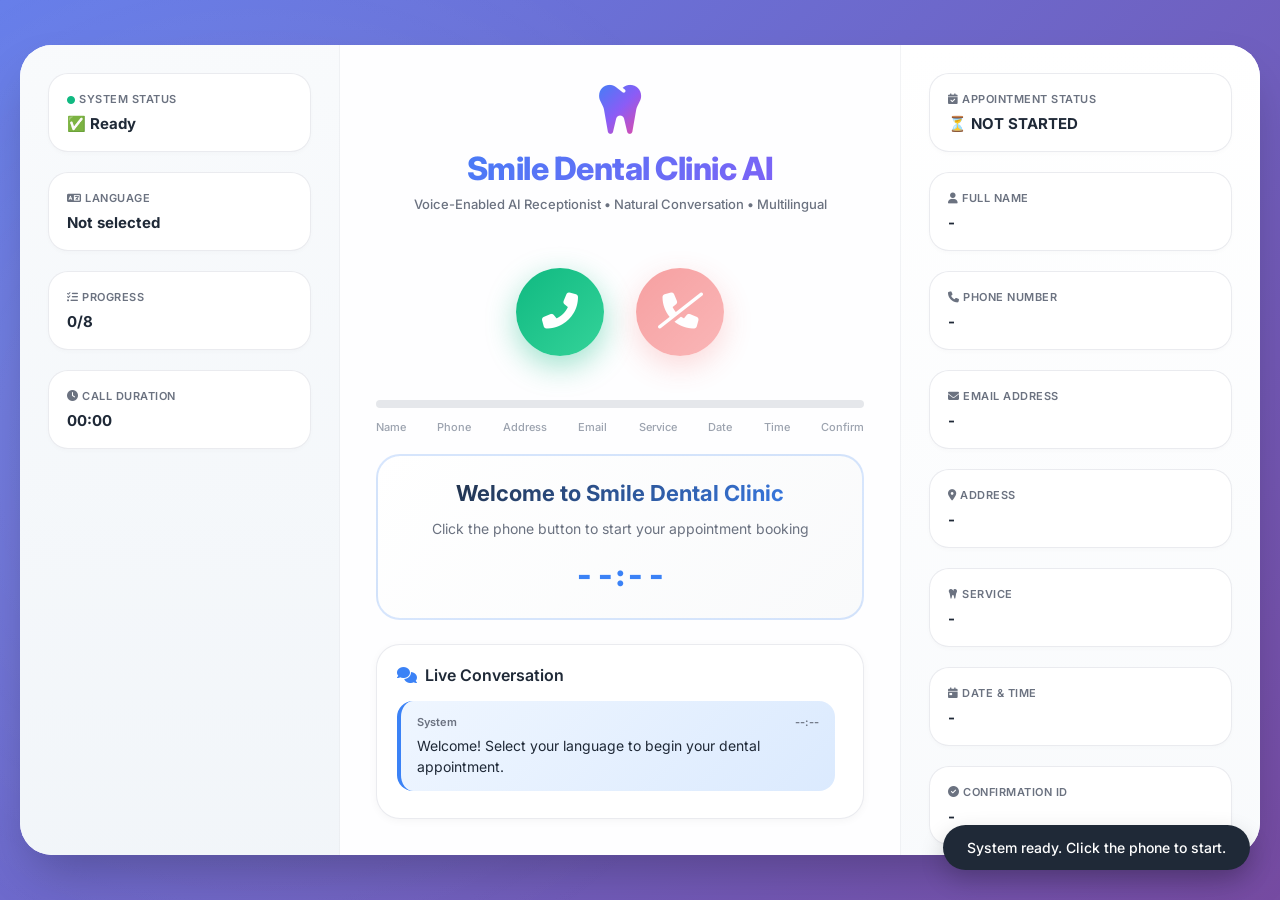
<file: frontend/index.html>
<!DOCTYPE html>
<html lang="en">
<head>
    <meta charset="UTF-8">
    <meta name="viewport" content="width=device-width, initial-scale=1.0, viewport-fit=cover, user-scalable=yes">
    <meta name="theme-color" content="#3B82F6">
    <title>Smile Dental Clinic - AI Receptionist</title>
    <link href="https://fonts.googleapis.com/css2?family=Inter:wght@300;400;500;600;700;800&display=swap" rel="stylesheet">
    <link rel="stylesheet" href="https://cdnjs.cloudflare.com/ajax/libs/font-awesome/6.4.0/css/all.min.css">
    <style>
        * {
            margin: 0;
            padding: 0;
            box-sizing: border-box;
        }

        body {
            font-family: 'Inter', sans-serif;
            background: linear-gradient(135deg, #667eea 0%, #764ba2 100%);
            min-height: 100vh;
            padding: 20px;
            display: flex;
            justify-content: center;
            align-items: center;
            position: relative;
            overflow-x: hidden;
        }

        body::before {
            content: '';
            position: fixed;
            top: 0;
            left: 0;
            right: 0;
            bottom: 0;
            background: radial-gradient(circle at 20% 50%, rgba(255,255,255,0.1) 0%, transparent 50%);
            pointer-events: none;
            animation: pulseBg 8s ease-in-out infinite;
        }

        @keyframes pulseBg {
            0%, 100% { opacity: 0.5; transform: scale(1); }
            50% { opacity: 1; transform: scale(1.05); }
        }

        .container {
            width: 100%;
            max-width: 1400px;
            background: rgba(255, 255, 255, 0.98);
            backdrop-filter: blur(10px);
            border-radius: 32px;
            box-shadow: 0 25px 50px -12px rgba(0, 0, 0, 0.25);
            overflow: hidden;
            display: grid;
            grid-template-columns: 320px 1fr 360px;
            transition: all 0.3s ease;
        }

        .side-panel {
            background: linear-gradient(180deg, rgba(248, 250, 252, 0.95) 0%, rgba(241, 245, 249, 0.95) 100%);
            padding: 28px;
            border-right: 1px solid rgba(229, 231, 235, 0.5);
            overflow-y: auto;
            max-height: 90vh;
            backdrop-filter: blur(10px);
        }

        .side-panel.right {
            border-right: none;
            border-left: 1px solid rgba(229, 231, 235, 0.5);
            background: linear-gradient(180deg, rgba(255, 255, 255, 0.95) 0%, rgba(248, 250, 252, 0.95) 100%);
        }

        .info-card {
            background: white;
            border-radius: 20px;
            padding: 18px;
            margin-bottom: 20px;
            border: 1px solid rgba(229, 231, 235, 0.8);
            transition: all 0.3s ease;
            box-shadow: 0 2px 4px rgba(0, 0, 0, 0.02);
        }

        .info-card:hover {
            transform: translateY(-2px);
            box-shadow: 0 8px 20px rgba(0, 0, 0, 0.08);
            border-color: #3B82F6;
        }

        .info-label {
            font-size: 11px;
            color: #6B7280;
            margin-bottom: 8px;
            font-weight: 600;
            text-transform: uppercase;
            letter-spacing: 0.5px;
        }

        .info-value {
            font-size: 15px;
            font-weight: 700;
            color: #1F2937;
            word-break: break-word;
        }

        .main-panel {
            padding: 36px;
            display: flex;
            flex-direction: column;
            height: 90vh;
            overflow-y: auto;
            background: rgba(255, 255, 255, 0.9);
        }

        .logo {
            text-align: center;
            margin-bottom: 32px;
            animation: fadeInUp 0.6s ease;
        }

        .logo i {
            font-size: 56px;
            background: linear-gradient(135deg, #3B82F6, #8B5CF6, #EC489A);
            -webkit-background-clip: text;
            -webkit-text-fill-color: transparent;
            animation: float 3s ease-in-out infinite;
            display: inline-block;
        }

        @keyframes float {
            0%, 100% { transform: translateY(0px); }
            50% { transform: translateY(-10px); }
        }

        .logo h1 {
            font-size: 32px;
            font-weight: 800;
            background: linear-gradient(135deg, #3B82F6, #8B5CF6);
            -webkit-background-clip: text;
            -webkit-text-fill-color: transparent;
            margin-top: 12px;
            letter-spacing: -0.5px;
        }

        .tagline {
            color: #6B7280;
            font-size: 13px;
            margin-top: 8px;
            font-weight: 500;
        }

        .call-controls {
            display: flex;
            justify-content: center;
            gap: 32px;
            margin: 24px 0;
        }

        .control-btn {
            width: 88px;
            height: 88px;
            border-radius: 50%;
            border: none;
            font-size: 36px;
            cursor: pointer;
            transition: all 0.3s cubic-bezier(0.4, 0, 0.2, 1);
            box-shadow: 0 10px 25px rgba(0, 0, 0, 0.1);
            position: relative;
            overflow: hidden;
        }

        .control-btn::before {
            content: '';
            position: absolute;
            top: 50%;
            left: 50%;
            width: 0;
            height: 0;
            border-radius: 50%;
            background: rgba(255, 255, 255, 0.3);
            transform: translate(-50%, -50%);
            transition: width 0.6s, height 0.6s;
        }

        .control-btn:active::before {
            width: 100%;
            height: 100%;
        }

        .control-btn.start {
            background: linear-gradient(135deg, #10B981, #34D399);
            color: white;
            box-shadow: 0 10px 30px rgba(16, 185, 129, 0.4);
        }

        .control-btn.end {
            background: linear-gradient(135deg, #EF4444, #F87171);
            color: white;
            box-shadow: 0 10px 30px rgba(239, 68, 68, 0.4);
        }

        .control-btn:hover {
            transform: scale(1.08);
            box-shadow: 0 15px 35px rgba(0, 0, 0, 0.2);
        }

        .control-btn:disabled {
            opacity: 0.5;
            transform: scale(1);
            cursor: not-allowed;
        }

        .status-display {
            background: linear-gradient(135deg, white, #F9FAFB);
            border-radius: 24px;
            padding: 24px;
            text-align: center;
            border: 2px solid rgba(59, 130, 246, 0.2);
            margin-bottom: 24px;
            transition: all 0.3s ease;
        }

        .status-display.active {
            border-color: #3B82F6;
            box-shadow: 0 0 0 4px rgba(59, 130, 246, 0.1);
        }

        .status-text {
            font-size: 22px;
            font-weight: 700;
            margin-bottom: 12px;
            background: linear-gradient(135deg, #1F2937, #3B82F6);
            -webkit-background-clip: text;
            -webkit-text-fill-color: transparent;
        }

        .instruction-text {
            color: #6B7280;
            font-size: 14px;
            margin-bottom: 16px;
            line-height: 1.5;
        }

        .call-timer {
            font-size: 32px;
            font-weight: 800;
            color: #3B82F6;
            font-feature-settings: "tnum";
        }

        .listening-indicator {
            display: none;
            justify-content: center;
            margin: 16px 0;
        }

        .listening-indicator.active {
            display: flex;
        }

        .pulse-dot {
            width: 70px;
            height: 70px;
            border-radius: 50%;
            background: linear-gradient(135deg, #3B82F6, #8B5CF6);
            animation: pulse 1.2s infinite;
            display: flex;
            align-items: center;
            justify-content: center;
            font-size: 28px;
            color: white;
            box-shadow: 0 0 30px rgba(59, 130, 246, 0.5);
        }

        @keyframes pulse {
            0% { transform: scale(1); opacity: 1; box-shadow: 0 0 0 0 rgba(59, 130, 246, 0.5); }
            50% { transform: scale(1.08); opacity: 0.9; box-shadow: 0 0 0 20px rgba(59, 130, 246, 0); }
            100% { transform: scale(1); opacity: 1; box-shadow: 0 0 0 0 rgba(59, 130, 246, 0); }
        }

        .email-buffer {
            background: linear-gradient(135deg, #FEF3C7, #FDE68A);
            padding: 14px 18px;
            border-radius: 16px;
            margin: 12px 0;
            font-size: 13px;
            display: none;
            align-items: center;
            gap: 12px;
            border-left: 4px solid #F59E0B;
            animation: slideInLeft 0.3s ease;
        }

        .email-buffer.show {
            display: flex;
        }

        .buffer-text {
            font-family: 'Monaco', 'Courier New', monospace;
            font-weight: bold;
            color: #D97706;
            background: white;
            padding: 4px 8px;
            border-radius: 8px;
        }

        .transcript-container {
            background: white;
            border-radius: 24px;
            padding: 20px;
            border: 1px solid rgba(229, 231, 235, 0.8);
            flex: 1;
            display: flex;
            flex-direction: column;
            overflow: hidden;
            box-shadow: 0 2px 8px rgba(0, 0, 0, 0.04);
        }

        .transcript {
            flex: 1;
            overflow-y: auto;
            margin-top: 16px;
            padding-right: 8px;
        }

        .message {
            margin-bottom: 16px;
            padding: 14px 16px;
            border-radius: 16px;
            animation: slideIn 0.3s ease;
            transition: all 0.2s ease;
        }

        .message.system {
            background: linear-gradient(135deg, #EFF6FF, #DBEAFE);
            border-left: 4px solid #3B82F6;
        }

        .message.user {
            background: linear-gradient(135deg, #ECFDF5, #D1FAE5);
            border-left: 4px solid #10B981;
        }

        .message-header {
            display: flex;
            justify-content: space-between;
            font-size: 11px;
            color: #6B7280;
            margin-bottom: 6px;
            font-weight: 600;
        }

        .message-text {
            font-size: 14px;
            line-height: 1.5;
            color: #1F2937;
        }

        .progress-container {
            margin: 20px 0;
        }

        .progress-bar {
            height: 8px;
            background: #E5E7EB;
            border-radius: 100px;
            overflow: hidden;
        }

        .progress-fill {
            height: 100%;
            background: linear-gradient(90deg, #3B82F6, #8B5CF6);
            border-radius: 100px;
            width: 0%;
            transition: width 0.6s cubic-bezier(0.4, 0, 0.2, 1);
            position: relative;
            overflow: hidden;
        }

        .progress-fill::after {
            content: '';
            position: absolute;
            top: 0;
            left: 0;
            right: 0;
            bottom: 0;
            background: linear-gradient(90deg, transparent, rgba(255,255,255,0.3), transparent);
            animation: shimmer 1.5s infinite;
        }

        @keyframes shimmer {
            0% { transform: translateX(-100%); }
            100% { transform: translateX(100%); }
        }

        .progress-steps {
            display: flex;
            justify-content: space-between;
            margin-top: 12px;
            font-size: 11px;
            color: #9CA3AF;
            font-weight: 500;
        }

        /* Modern Language Selection - 4 Cards Layout */
        .modal-overlay {
            position: fixed;
            top: 0;
            left: 0;
            right: 0;
            bottom: 0;
            background: rgba(0, 0, 0, 0.85);
            backdrop-filter: blur(12px);
            display: none;
            align-items: center;
            justify-content: center;
            z-index: 2000;
            animation: fadeIn 0.3s ease;
        }

        .modal-content {
            background: linear-gradient(135deg, #FFFFFF, #F9FAFB);
            padding: 48px 40px;
            border-radius: 48px;
            text-align: center;
            max-width: 1000px;
            width: 90%;
            box-shadow: 0 25px 50px -12px rgba(0, 0, 0, 0.5);
            animation: scaleIn 0.4s cubic-bezier(0.34, 1.2, 0.64, 1);
            border: 1px solid rgba(255,255,255,0.2);
        }

        .modal-icon {
            width: 80px;
            height: 80px;
            background: linear-gradient(135deg, #3B82F6, #8B5CF6);
            border-radius: 50%;
            display: flex;
            align-items: center;
            justify-content: center;
            margin: 0 auto 24px;
            box-shadow: 0 10px 25px rgba(59, 130, 246, 0.3);
        }

        .modal-icon i {
            font-size: 40px;
            color: white;
        }

        .modal-title {
            font-size: 32px;
            font-weight: 800;
            margin-bottom: 12px;
            background: linear-gradient(135deg, #1F2937, #3B82F6);
            -webkit-background-clip: text;
            -webkit-text-fill-color: transparent;
        }

        .modal-subtitle {
            color: #6B7280;
            font-size: 15px;
            margin-bottom: 40px;
            line-height: 1.6;
        }

        /* 4-Card Language Grid */
        .language-grid {
            display: grid;
            grid-template-columns: repeat(4, 1fr);
            gap: 20px;
            margin-bottom: 24px;
        }

        .language-card {
            background: white;
            border-radius: 28px;
            padding: 28px 20px;
            cursor: pointer;
            transition: all 0.4s cubic-bezier(0.4, 0, 0.2, 1);
            border: 2px solid #E5E7EB;
            text-align: center;
            position: relative;
            overflow: hidden;
        }

        .language-card::before {
            content: '';
            position: absolute;
            top: 0;
            left: 0;
            right: 0;
            bottom: 0;
            background: linear-gradient(135deg, #3B82F6, #8B5CF6);
            opacity: 0;
            transition: opacity 0.4s ease;
            z-index: 0;
        }

        .language-card:hover {
            transform: translateY(-8px);
            border-color: #3B82F6;
            box-shadow: 0 20px 40px rgba(59, 130, 246, 0.2);
        }

        .language-card:hover::before {
            opacity: 0.05;
        }

        .language-flag {
            font-size: 56px;
            margin-bottom: 16px;
            position: relative;
            z-index: 1;
            display: inline-block;
        }

        .language-name {
            font-size: 22px;
            font-weight: 700;
            margin-bottom: 6px;
            position: relative;
            z-index: 1;
            background: linear-gradient(135deg, #1F2937, #3B82F6);
            -webkit-background-clip: text;
            -webkit-text-fill-color: transparent;
        }

        .language-native {
            font-size: 13px;
            color: #6B7280;
            position: relative;
            z-index: 1;
            font-weight: 500;
        }

        .language-select-indicator {
            position: absolute;
            bottom: 16px;
            left: 50%;
            transform: translateX(-50%);
            width: 36px;
            height: 36px;
            background: #3B82F6;
            border-radius: 50%;
            display: flex;
            align-items: center;
            justify-content: center;
            opacity: 0;
            transition: all 0.3s ease;
            color: white;
            font-size: 14px;
        }

        .language-card:hover .language-select-indicator {
            opacity: 1;
            bottom: 20px;
        }

        .debug-btn {
            width: 100%;
            padding: 12px;
            background: linear-gradient(135deg, #8B5CF6, #A78BFA);
            color: white;
            border: none;
            border-radius: 16px;
            cursor: pointer;
            font-weight: 600;
            font-size: 14px;
            display: flex;
            align-items: center;
            justify-content: center;
            gap: 10px;
            transition: all 0.3s ease;
            margin-top: 20px;
        }

        .debug-btn:hover {
            transform: translateY(-2px);
            box-shadow: 0 8px 20px rgba(139, 92, 246, 0.3);
        }

        .toast {
            position: fixed;
            bottom: 30px;
            right: 30px;
            padding: 14px 24px;
            background: #1F2937;
            color: white;
            border-radius: 100px;
            display: none;
            z-index: 1000;
            font-weight: 500;
            font-size: 14px;
            align-items: center;
            gap: 10px;
            box-shadow: 0 10px 25px rgba(0, 0, 0, 0.2);
            animation: slideInRight 0.3s ease;
        }

        @keyframes fadeIn {
            from { opacity: 0; }
            to { opacity: 1; }
        }

        @keyframes fadeInUp {
            from { opacity: 0; transform: translateY(20px); }
            to { opacity: 1; transform: translateY(0); }
        }

        @keyframes scaleIn {
            from { opacity: 0; transform: scale(0.95); }
            to { opacity: 1; transform: scale(1); }
        }

        @keyframes slideIn {
            from { opacity: 0; transform: translateX(-10px); }
            to { opacity: 1; transform: translateX(0); }
        }

        @keyframes slideInLeft {
            from { opacity: 0; transform: translateX(-20px); }
            to { opacity: 1; transform: translateX(0); }
        }

        @keyframes slideInRight {
            from { opacity: 0; transform: translateX(100px); }
            to { opacity: 1; transform: translateX(0); }
        }

        ::-webkit-scrollbar {
            width: 6px;
        }
        
        ::-webkit-scrollbar-track {
            background: #F3F4F6;
            border-radius: 10px;
        }
        
        ::-webkit-scrollbar-thumb {
            background: linear-gradient(135deg, #3B82F6, #8B5CF6);
            border-radius: 10px;
        }

        @media (max-width: 1024px) {
            .container {
                grid-template-columns: 280px 1fr 300px;
            }
            .language-grid {
                grid-template-columns: repeat(2, 1fr);
                gap: 16px;
            }
        }

        @media (max-width: 768px) {
            body {
                padding: 12px;
            }
            .container {
                grid-template-columns: 1fr;
            }
            .side-panel {
                display: none;
            }
            .main-panel {
                padding: 24px;
                height: auto;
                min-height: 90vh;
            }
            .control-btn {
                width: 70px;
                height: 70px;
                font-size: 28px;
            }
            .modal-content {
                padding: 32px 24px;
            }
            .modal-title {
                font-size: 24px;
            }
            .language-grid {
                grid-template-columns: 1fr;
                gap: 12px;
            }
            .language-card {
                padding: 20px;
            }
            .language-flag {
                font-size: 48px;
            }
            .language-name {
                font-size: 20px;
            }
        }

        @media (max-width: 480px) {
            .main-panel {
                padding: 16px;
            }
            .control-btn {
                width: 60px;
                height: 60px;
                font-size: 24px;
            }
            .status-text {
                font-size: 18px;
            }
            .call-timer {
                font-size: 24px;
            }
        }
    </style>
</head>
<body>
    <div id="toast" class="toast"></div>
    
    <!-- Modern 4-Card Language Selection Modal -->
    <div id="langModal" class="modal-overlay">
        <div class="modal-content">
            <div class="modal-icon">
                <i class="fas fa-globe"></i>
            </div>
            <h2 class="modal-title">Choose Your Language</h2>
            <p class="modal-subtitle">Select your preferred language for conversation.<br>The assistant will speak and understand in this language.</p>
            <div class="language-grid">
                <!-- English Card -->
                <div class="language-card" onclick="selectLanguage('en')">
                    <div class="language-flag">🇺🇸</div>
                    <div class="language-name">English</div>
                    <div class="language-native">English</div>
                    <div class="language-select-indicator">
                        <i class="fas fa-check"></i>
                    </div>
                </div>
                
                <!-- Hindi Card -->
                <div class="language-card" onclick="selectLanguage('hi')">
                    <div class="language-flag">🇮🇳</div>
                    <div class="language-name">हिंदी</div>
                    <div class="language-native">Hindi</div>
                    <div class="language-select-indicator">
                        <i class="fas fa-check"></i>
                    </div>
                </div>
                
                <!-- Kannada Card -->
                <div class="language-card" onclick="selectLanguage('kn')">
                    <div class="language-flag">🇮🇳</div>
                    <div class="language-name">ಕನ್ನಡ</div>
                    <div class="language-native">Kannada</div>
                    <div class="language-select-indicator">
                        <i class="fas fa-check"></i>
                    </div>
                </div>
                
                <!-- Telugu Card -->
                <div class="language-card" onclick="selectLanguage('te')">
                    <div class="language-flag">🇮🇳</div>
                    <div class="language-name">తెలుగు</div>
                    <div class="language-native">Telugu</div>
                    <div class="language-select-indicator">
                        <i class="fas fa-check"></i>
                    </div>
                </div>
            </div>
        </div>
    </div>

    <div class="container">
        <div class="side-panel">
            <div class="info-card">
                <div class="info-label"><i class="fas fa-circle" style="color: #10B981; font-size: 8px;"></i> System Status</div>
                <div id="systemStatus" class="info-value">✅ Ready</div>
            </div>
            <div class="info-card">
                <div class="info-label"><i class="fas fa-language"></i> Language</div>
                <div id="currentLang" class="info-value">Not selected</div>
            </div>
            <div class="info-card">
                <div class="info-label"><i class="fas fa-tasks"></i> Progress</div>
                <div id="currentStep" class="info-value">0/8</div>
            </div>
            <div class="info-card">
                <div class="info-label"><i class="fas fa-clock"></i> Call Duration</div>
                <div id="callTimer" class="info-value">00:00</div>
            </div>
        </div>

        <div class="main-panel">
            <div class="logo">
                <i class="fas fa-tooth"></i>
                <h1>Smile Dental Clinic AI</h1>
                <p class="tagline">Voice-Enabled AI Receptionist • Natural Conversation • Multilingual</p>
            </div>

            <div class="call-controls">
                <button id="startBtn" class="control-btn start" onclick="startCall()">
                    <i class="fas fa-phone-alt"></i>
                </button>
                <button id="endBtn" class="control-btn end" onclick="endCall()" disabled>
                    <i class="fas fa-phone-slash"></i>
                </button>
            </div>

            <div class="progress-container">
                <div class="progress-bar">
                    <div id="progressFill" class="progress-fill"></div>
                </div>
                <div class="progress-steps">
                    <span>Name</span>
                    <span>Phone</span>
                    <span>Address</span>
                    <span>Email</span>
                    <span>Service</span>
                    <span>Date</span>
                    <span>Time</span>
                    <span>Confirm</span>
                </div>
            </div>

            <div class="listening-indicator" id="listeningIndicator">
                <div class="pulse-dot">
                    <i class="fas fa-microphone-alt"></i>
                </div>
            </div>

            <div id="emailBuffer" class="email-buffer">
                <i class="fas fa-envelope" style="color: #F59E0B;"></i>
                <span>Building email: </span>
                <span id="bufferText" class="buffer-text"></span>
                <span style="font-size: 11px; color: #92400E;">(Keep speaking...)</span>
            </div>

            <div class="status-display" id="statusDisplay">
                <div class="status-text" id="statusText">Welcome to Smile Dental Clinic</div>
                <div class="instruction-text" id="instructionText">Click the phone button to start your appointment booking</div>
                <div class="call-timer" id="callTimerDisplay">--:--</div>
            </div>

            <div class="transcript-container">
                <h3 style="font-size: 16px; font-weight: 600; color: #1F2937; display: flex; align-items: center; gap: 8px;">
                    <i class="fas fa-comments" style="color: #3B82F6;"></i> Live Conversation
                </h3>
                <div id="transcript" class="transcript">
                    <div class="message system">
                        <div class="message-header">
                            <span>System</span>
                            <span>--:--</span>
                        </div>
                        <div class="message-text">Welcome! Select your language to begin your dental appointment.</div>
                    </div>
                </div>
            </div>
        </div>

        <div class="side-panel right">
            <div class="info-card">
                <div class="info-label"><i class="fas fa-calendar-check"></i> Appointment Status</div>
                <div id="appointmentStatus" class="info-value">⏳ NOT STARTED</div>
            </div>
            <div class="info-card">
                <div class="info-label"><i class="fas fa-user"></i> Full Name</div>
                <div id="patientName" class="info-value">-</div>
            </div>
            <div class="info-card">
                <div class="info-label"><i class="fas fa-phone"></i> Phone Number</div>
                <div id="patientPhone" class="info-value">-</div>
            </div>
            <div class="info-card">
                <div class="info-label"><i class="fas fa-envelope"></i> Email Address</div>
                <div id="patientEmail" class="info-value">-</div>
            </div>
            <div class="info-card">
                <div class="info-label"><i class="fas fa-map-marker-alt"></i> Address</div>
                <div id="patientAddress" class="info-value">-</div>
            </div>
            <div class="info-card">
                <div class="info-label"><i class="fas fa-tooth"></i> Service</div>
                <div id="appointmentService" class="info-value">-</div>
            </div>
            <div class="info-card">
                <div class="info-label"><i class="fas fa-calendar-day"></i> Date & Time</div>
                <div id="appointmentDateTime" class="info-value">-</div>
            </div>
            <div class="info-card">
                <div class="info-label"><i class="fas fa-check-circle"></i> Confirmation ID</div>
                <div id="confirmationId" class="info-value">-</div>
            </div>
            <button class="debug-btn" onclick="if(window.voiceAI) voiceAI.showDebugPanel(); else alert('Voice AI not initialized')">
                <i class="fas fa-bug"></i> Debug Panel
            </button>
        </div>
    </div>

    <script>
    // ============================================
    // MULTILINGUAL EMAIL PARSER
    // ============================================
    function cleanMultilingualEmail(transcript) {
        if (!transcript) return null;
        
        let cleaned = transcript.toLowerCase().trim();
        
        // KANNADA PHONETICS MAPPING
        const kannadaMap = {
            'ಎಟ್': '@', 'ಅಟ್': '@', 'ಅಂ': '@', 'ಾಟ್': '@', 'ಎತ್': '@', 'ಎ ಟ್': '@', 'at': '@', 'ಅತ್': '@',
            'ಡಾಟ್': '.', 'ಡಾಟ': '.', 'ಡೇಟ್': '.', 'ದಾಟ್': '.', 'dot': '.',
            'ಜಿಮೇಲ್': 'gmail', 'ಜಿಮೇಲ': 'gmail', 'gmail': 'gmail',
            'ಕಾಮ್': 'com', 'ಕಾಮ': 'com', 'com': 'com',
            'ಇನ್': 'in', 'in': 'in', 'ಓರ್ಗ್': 'org', 'org': 'org',
            'ಮೇಲ್': 'mail', 'mail': 'mail', 'ಆಪಸ್': 'apps', 'apps': 'apps',
            'ಯಾಹೂ': 'yahoo', 'yahoo': 'yahoo', 'ಹಾಟ್ಮೇಲ್': 'hotmail', 'hotmail': 'hotmail',
            'ಔಟ್ಲುಕ್': 'outlook', 'outlook': 'outlook'
        };
        
        for (const [kannada, english] of Object.entries(kannadaMap)) {
            const regex = new RegExp(kannada, 'gi');
            cleaned = cleaned.replace(regex, english);
        }
        
        cleaned = cleaned.replace(/\bat\b/gi, '@');
        cleaned = cleaned.replace(/\bdot\b/gi, '.');
        cleaned = cleaned.replace(/\s+/g, '');
        cleaned = cleaned.replace(/[^\x00-\x7F@.\-_]/g, '');
        
        const emailPattern = /^[a-zA-Z0-9._%+-]+@[a-zA-Z0-9.-]+\.[a-zA-Z]{2,}$/;
        
        if (emailPattern.test(cleaned)) {
            return cleaned;
        }
        
        const domainPatterns = [/gmail\.?com/i, /yahoo\.?com/i, /outlook\.?com/i, /hotmail\.?com/i, /rediff\.?com/i];
        for (const pattern of domainPatterns) {
            if (pattern.test(cleaned)) {
                const match = cleaned.match(/([a-zA-Z0-9._%+-]+)@?([a-zA-Z0-9.-]*)/);
                if (match && match[1]) {
                    return match[1] + '@' + (pattern.exec(cleaned)?.[0] || 'gmail.com');
                }
            }
        }
        
        return null;
    }
    
    class DentalVoiceAI {
        constructor() {
            this.isActive = false;
            this.currentStep = 0;
            this.selectedLanguage = null;
            this.recognition = null;
            this.isListening = false;
            this.startTime = null;
            this.timer = null;
            this.isSystemSpeaking = false;
            this.callStartTime = null;
            this.emotionHistory = [];
            this.greetingDone = false;
            
            this.emailBuffer = "";
            this.isCollectingEmail = false;
            this.emailComplete = false;
            
            this.conversationData = {
                patient: {},
                appointment: {}
            };
            
            // ENHANCED MESSAGES WITH PROPER GREETING FLOW
            this.messages = {
                en: {
                    welcome: "Welcome to Smile Dental Clinic.",
                    greeting: "We hope you are having a great day. I am here to help with booking appointments.",
                    askName: "May I know your name please?",
                    languageConfirm: "Perfect! You've selected English. Let's get started.",
                    askPhone: "What's your phone number? Please say all 10 digits.",
                    askAddress: "Could you please share your address?",
                    askEmail: "What's your email address? You can say it naturally, like 'disha at gmail dot com'.",
                    askService: "Which dental service do you need? Cleaning, Checkup, Filling, Root Canal, or Emergency?",
                    askDate: "When would you like to visit? Today, tomorrow, or a specific date?",
                    askTime: "What time works best? Morning, afternoon, or specific time?",
                    confirm: "Great! Say 'yes' to confirm or 'no' to make changes.",
                    booked: "Excellent! Your appointment has been booked successfully.",
                    pleaseRepeat: "I didn't catch that. Please repeat.",
                    emailCollected: "Got your email!",
                    listening: "I'm listening...",
                    processing: "Got it!"
                },
                hi: {
                    welcome: "स्माइल डेंटल क्लिनिक में आपका स्वागत है।",
                    greeting: "आशा है आपका दिन अच्छा चल रहा है। मैं अपॉइंटमेंट बुकिंग में आपकी मदद के लिए यहाँ हूँ।",
                    askName: "कृपया अपना नाम बताइए।",
                    languageConfirm: "बहुत अच्छा! आपने हिंदी चुनी है।",
                    askPhone: "आपका फोन नंबर क्या है?",
                    askAddress: "अपना पता बताएं?",
                    askEmail: "ईमेल पता बताएं? 'disha at gmail dot com' जैसे बोलें।",
                    askService: "कौन सी सेवा चाहिए?",
                    askDate: "कब आना चाहेंगे?",
                    askTime: "क्या समय सही रहेगा?",
                    confirm: "'हाँ' कहें कन्फर्म करने के लिए",
                    booked: "अपॉइंटमेंट बुक हो गई!",
                    pleaseRepeat: "कृपया दोहराएं?",
                    emailCollected: "ईमेल मिल गया!",
                    listening: "सुन रहा हूँ...",
                    processing: "समझ गया!"
                },
                kn: {
                    welcome: "ಸ್ಮೈಲ್ ಡೆಂಟಲ್ ಕ್ಲಿನಿಕ್‌ಗೆ ಸ್ವಾಗತ.",
                    greeting: "ನಿಮಗೆ ಒಳ್ಳೆಯ ದಿನವಾಗಿರಲಿ ಎಂದು ಆಶಿಸುತ್ತೇವೆ. ಅಪಾಯಿಂಟ್‌ಮೆಂಟ್ ಬುಕ್ಕಿಂಗ್‌ಗೆ ನಾನು ಸಹಾಯ ಮಾಡಲು ಇಲ್ಲಿದ್ದೇನೆ.",
                    askName: "ದಯವಿಟ್ಟು ನಿಮ್ಮ ಹೆಸರನ್ನು ತಿಳಿಸಬಹುದೇ?",
                    languageConfirm: "ಅತ್ಯುತ್ತಮ! ನೀವು ಕನ್ನಡ ಆಯ್ಕೆ ಮಾಡಿದ್ದೀರಿ.",
                    askPhone: "ನಿಮ್ಮ ಫೋನ್ ಸಂಖ್ಯೆ ಏನು?",
                    askAddress: "ನಿಮ್ಮ ವಿಳಾಸ ಹೇಳಿ?",
                    askEmail: "ಇಮೇಲ್ ಹೇಳಿ? 'disha at gmail dot com' ಎಂದು ಹೇಳಿ.",
                    askService: "ಯಾವ ಸೇವೆ ಬೇಕು?",
                    askDate: "ಯಾವಾಗ ಬರಲು ಬಯಸುತ್ತೀರಿ?",
                    askTime: "ಯಾವ ಸಮಯ ಸರಿಯಾಗಿದೆ?",
                    confirm: "'ಹೌದು' ಎಂದು ಹೇಳಿ ದೃಢೀಕರಿಸಲು",
                    booked: "ಅಪಾಯಿಂಟ್‌ಮೆಂಟ್ ಬುಕ್ ಆಗಿದೆ!",
                    pleaseRepeat: "ದಯವಿಟ್ಟು ಪುನರಾವರ್ತಿಸಿ?",
                    emailCollected: "ಇಮೇಲ್ ಸಿಕ್ಕಿತು!",
                    listening: "ಕೇಳುತ್ತಿದ್ದೇನೆ...",
                    processing: "ಅರ್ಥವಾಯಿತು!"
                },
                te: {
                    welcome: "స్మైల్ డెంటల్ క్లినిక్‌కు స్వాగతం.",
                    greeting: "మీ రోజు మంచిగా సాగుతుందని ఆశిస్తున్నాము. అపాయింట్‌మెంట్ బుకింగ్ కోసం నేను సహాయం చేస్తాను.",
                    askName: "దయచేసి మీ పేరు చెప్పగలరా?",
                    languageConfirm: "అద్భుతం! మీరు తెలుగు ఎంచుకున్నారు.",
                    askPhone: "మీ ఫోన్ నంబర్ ఏమిటి?",
                    askAddress: "మీ చిరునామా చెప్పండి?",
                    askEmail: "ఇమెయిల్ చెప్పండి? 'disha at gmail dot com' అని చెప్పండి.",
                    askService: "ఏ సేవ కావాలి?",
                    askDate: "ఎప్పుడు రావాలనుకుంటున్నారు?",
                    askTime: "ఏ సమయం సరిపోతుంది?",
                    confirm: "'అవును' అని చెప్పండి",
                    booked: "అపాయింట్‌మెంట్ బుక్ చేయబడింది!",
                    pleaseRepeat: "దయచేసి మళ్లీ చెప్పండి?",
                    emailCollected: "ఇమెయిల్ వచ్చింది!",
                    listening: "వింటున్నాను...",
                    processing: "అర్థమైంది!"
                }
            };
        }

        async startCall() {
            if (this.isActive) return;
            
            try {
                await navigator.mediaDevices.getUserMedia({ audio: true });
                this.isActive = true;
                this.currentStep = 0;
                this.greetingDone = false;
                this.emailBuffer = "";
                this.isCollectingEmail = false;
                this.callStartTime = new Date().getTime();
                this.emotionHistory = [];
                
                document.getElementById('startBtn').disabled = true;
                document.getElementById('endBtn').disabled = false;
                document.getElementById('statusDisplay').classList.add('active');
                document.getElementById('langModal').style.display = 'flex';
                
                this.startTimer();
                this.addMessage('system', 'Welcome! Please select your language.');
                showToast('Call started', 'success');
            } catch (error) {
                showToast('Please allow microphone access', 'error');
                this.endCall();
            }
        }

        processEmailInput(text) {
            let cleaned = text.toLowerCase().trim();
            
            const bufferDiv = document.getElementById('emailBuffer');
            const bufferText = document.getElementById('bufferText');
            
            if (this.emailBuffer) {
                this.emailBuffer += " " + cleaned;
            } else {
                this.emailBuffer = cleaned;
            }
            
            bufferText.textContent = this.emailBuffer;
            bufferDiv.classList.add('show');
            
            console.log('📧 Email buffer (raw):', this.emailBuffer);
            
            const emailString = cleanMultilingualEmail(this.emailBuffer);
            console.log('📧 Email parsed:', emailString);
            
            if (emailString) {
                console.log('✅ Complete email detected:', emailString);
                this.emailComplete = true;
                this.isCollectingEmail = false;
                
                setTimeout(() => {
                    bufferDiv.classList.remove('show');
                }, 500);
                
                return emailString;
            }
            
            return null;
        }

        initSpeechRecognition(langTag) {
            if (!('webkitSpeechRecognition' in window)) {
                showToast('Speech recognition not supported', 'error');
                return false;
            }
            
            this.recognition = new webkitSpeechRecognition();
            this.recognition.continuous = false;
            this.recognition.interimResults = true;
            this.recognition.lang = langTag;
            this.recognition.maxAlternatives = 1;
            
            this.recognition.onsoundend = () => {
                setTimeout(() => {
                    if (this.isCollectingEmail && !this.emailComplete && this.emailBuffer) {
                        console.log('⏳ Still waiting for more email parts...');
                        this.startListening();
                    }
                }, 800);
            };
            
            this.recognition.onstart = () => {
                this.isListening = true;
                document.getElementById('listeningIndicator').classList.add('active');
                document.getElementById('statusText').textContent = this.messages[this.selectedLanguage]?.listening || 'Listening...';
            };
            
            this.recognition.onresult = (event) => {
                let finalTranscript = '';
                let interimTranscript = '';
                
                for (let i = event.resultIndex; i < event.results.length; i++) {
                    const transcript = event.results[i][0].transcript;
                    if (event.results[i].isFinal) {
                        finalTranscript += transcript;
                    } else {
                        interimTranscript += transcript;
                    }
                }
                
                if (interimTranscript && this.isCollectingEmail) {
                    const bufferText = document.getElementById('bufferText');
                    bufferText.textContent = this.emailBuffer + ' ' + interimTranscript + ' (still listening...)';
                }
                
                if (finalTranscript) {
                    console.log('🎤 Final transcript:', finalTranscript);
                    
                    if (this.currentStep === 4) {
                        const completeEmail = this.processEmailInput(finalTranscript);
                        
                        if (completeEmail) {
                            this.conversationData.patient.email = completeEmail;
                            this.updateDisplay('patientEmail', completeEmail);
                            this.emailBuffer = "";
                            this.emailComplete = false;
                            
                            this.speak(this.messages[this.selectedLanguage]?.emailCollected || "Got your email!", this.selectedLanguage);
                            this.addMessage('system', this.messages[this.selectedLanguage]?.emailCollected || "Email received!");
                            
                            this.currentStep = 5;
                            this.updateStepUI();
                            setTimeout(() => this.askCurrentQuestion(), 1000);
                        } else {
                            this.speak("I heard: " + finalTranscript + ". Please continue with the rest of your email.", this.selectedLanguage);
                            setTimeout(() => this.startListening(), 1500);
                        }
                    } else {
                        const emotion = this.analyzeEmotion(finalTranscript);
                        this.addMessage('user', finalTranscript, emotion);
                        this.processUserInput(finalTranscript, emotion);
                    }
                }
            };
            
            this.recognition.onerror = (event) => {
                console.log('Recognition error:', event.error);
                this.isListening = false;
                document.getElementById('listeningIndicator').classList.remove('active');
                
                if (this.isActive && event.error !== 'aborted') {
                    setTimeout(() => this.startListening(), 1000);
                }
            };
            
            this.recognition.onend = () => {
                this.isListening = false;
                document.getElementById('listeningIndicator').classList.remove('active');
                
                if (this.isActive && !this.isSystemSpeaking && this.currentStep === 4 && !this.emailComplete && this.isCollectingEmail) {
                    console.log('🔄 Auto-restarting for more email input...');
                    setTimeout(() => this.startListening(), 300);
                } else if (this.isActive && !this.isSystemSpeaking) {
                    setTimeout(() => this.startListening(), 500);
                }
            };
            
            this.startListening();
            return true;
        }

        startListening() {
            if (this.recognition && this.isActive && !this.isListening && !this.isSystemSpeaking) {
                try {
                    this.recognition.start();
                } catch (e) {
                    console.log('Start error:', e);
                }
            }
        }

        stopListening() {
            if (this.recognition && this.isListening) {
                try {
                    this.recognition.stop();
                } catch (e) {}
                this.isListening = false;
                document.getElementById('listeningIndicator').classList.remove('active');
            }
        }

        speak(text, lang) {
            if (!window.speechSynthesis) return;
            
            this.stopListening();
            this.isSystemSpeaking = true;
            window.speechSynthesis.cancel();
            
            const utterance = new SpeechSynthesisUtterance(text);
            switch(lang) {
                case 'hi': utterance.lang = 'hi-IN'; break;
                case 'kn': utterance.lang = 'kn-IN'; break;
                case 'te': utterance.lang = 'te-IN'; break;
                default: utterance.lang = 'en-US';
            }
            utterance.rate = 0.9;
            utterance.pitch = 1.0;
            
            utterance.onstart = () => {
                document.getElementById('statusText').textContent = 'Speaking...';
            };
            
            utterance.onend = () => {
                this.isSystemSpeaking = false;
                document.getElementById('statusText').textContent = 'Listening...';
                if (this.isActive) {
                    setTimeout(() => this.startListening(), 500);
                }
            };
            
            utterance.onerror = () => {
                this.isSystemSpeaking = false;
                if (this.isActive) {
                    setTimeout(() => this.startListening(), 800);
                }
            };
            
            window.speechSynthesis.speak(utterance);
        }

        analyzeEmotion(text) {
            const lower = text.toLowerCase();
            if (lower.includes('yes') || lower.includes('good') || lower.includes('great') || lower.includes('thank')) return 'happy';
            if (lower.includes('no') || lower.includes('bad') || lower.includes('pain') || lower.includes('hurt')) return 'sad';
            return 'neutral';
        }

        getQuestionForStep() {
            if (!this.selectedLanguage) return null;
            
            if (!this.greetingDone && this.currentStep === 1) {
                const welcomeMsg = this.messages[this.selectedLanguage].welcome;
                const greetingMsg = this.messages[this.selectedLanguage].greeting;
                const askNameMsg = this.messages[this.selectedLanguage].askName;
                return `${welcomeMsg} ${greetingMsg} ${askNameMsg}`;
            }
            
            const steps = [null,
                this.messages[this.selectedLanguage].askName,
                this.messages[this.selectedLanguage].askPhone,
                this.messages[this.selectedLanguage].askAddress,
                this.messages[this.selectedLanguage].askEmail,
                this.messages[this.selectedLanguage].askService,
                this.messages[this.selectedLanguage].askDate,
                this.messages[this.selectedLanguage].askTime,
                this.messages[this.selectedLanguage].confirm
            ];
            return steps[this.currentStep];
        }

        askCurrentQuestion() {
            if (!this.isActive || !this.selectedLanguage) return;
            
            const msg = this.getQuestionForStep();
            if (msg) {
                this.speak(msg, this.selectedLanguage);
                this.addMessage('system', msg);
                
                if (this.currentStep === 1 && !this.greetingDone) {
                    this.greetingDone = true;
                }
                
                if (this.currentStep === 4) {
                    this.isCollectingEmail = true;
                    this.emailBuffer = "";
                    this.emailComplete = false;
                    document.getElementById('instructionText').textContent = 'Say your email naturally, like "disha at gmail dot com". I\'ll keep listening until you\'re done.';
                } else {
                    this.isCollectingEmail = false;
                    const instructions = {
                        1: 'Say your full name',
                        2: 'Say your 10-digit phone number',
                        3: 'Say your address',
                        5: 'Choose a service: Cleaning, Checkup, Filling, Root Canal, Emergency',
                        6: 'Say date: Today, Tomorrow, or specific date',
                        7: 'Say time: Morning, Afternoon, Evening, or specific time',
                        8: 'Say "yes" to confirm'
                    };
                    document.getElementById('instructionText').textContent = instructions[this.currentStep] || 'Please speak clearly';
                }
            }
        }

        processUserInput(text, emotion) {
            const lower = text.toLowerCase().trim();
            
            switch(this.currentStep) {
                case 1:
                    if (text.length >= 2) {
                        const formattedName = text.split(' ').map(w => w.charAt(0).toUpperCase() + w.slice(1).toLowerCase()).join(' ');
                        this.conversationData.patient.name = formattedName;
                        this.updateDisplay('patientName', formattedName);
                        this.currentStep = 2;
                        this.updateStepUI();
                        setTimeout(() => this.askCurrentQuestion(), 1000);
                    } else {
                        this.handleRecognitionError();
                    }
                    break;
                    
                case 2:
                    const digits = text.replace(/\D/g, '');
                    if (digits.length >= 10) {
                        const phone = digits.slice(-10);
                        this.conversationData.patient.phone = phone;
                        this.updateDisplay('patientPhone', phone);
                        this.currentStep = 3;
                        this.updateStepUI();
                        setTimeout(() => this.askCurrentQuestion(), 1000);
                    } else {
                        this.handleRecognitionError();
                    }
                    break;
                    
                case 3:
                    if (text.trim().length >= 3) {
                        this.conversationData.patient.address = text.trim();
                        this.updateDisplay('patientAddress', text.trim());
                        this.currentStep = 4;
                        this.updateStepUI();
                        setTimeout(() => this.askCurrentQuestion(), 1000);
                    } else {
                        this.handleRecognitionError();
                    }
                    break;
                    
                case 5:
                    const services = ['cleaning', 'checkup', 'filling', 'root canal', 'emergency', 'consultation', 'whitening', 'extraction'];
                    const serviceNames = ['Teeth Cleaning', 'Dental Checkup', 'Tooth Filling', 'Root Canal Treatment', 'Emergency Care', 'Consultation', 'Teeth Whitening', 'Tooth Extraction'];
                    
                    for (let i = 0; i < services.length; i++) {
                        if (lower.includes(services[i])) {
                            this.conversationData.appointment.service = serviceNames[i];
                            this.updateDisplay('appointmentService', serviceNames[i]);
                            this.currentStep = 6;
                            this.updateStepUI();
                            setTimeout(() => this.askCurrentQuestion(), 1000);
                            return;
                        }
                    }
                    this.handleRecognitionError();
                    break;
                    
                case 6:
                    let date = 'Tomorrow';
                    if (lower.includes('today')) date = 'Today';
                    else if (lower.includes('tomorrow')) date = 'Tomorrow';
                    else {
                        const days = ['monday', 'tuesday', 'wednesday', 'thursday', 'friday', 'saturday'];
                        let found = false;
                        for (let day of days) {
                            if (lower.includes(day)) {
                                date = day.charAt(0).toUpperCase() + day.slice(1);
                                found = true;
                                break;
                            }
                        }
                        if (!found) {
                            const dayMatch = lower.match(/(\d{1,2})(?:st|nd|rd|th)?/);
                            if (dayMatch) date = dayMatch[1];
                        }
                    }
                    this.conversationData.appointment.date = date;
                    this.updateDisplay('appointmentDateTime', date);
                    this.currentStep = 7;
                    this.updateStepUI();
                    setTimeout(() => this.askCurrentQuestion(), 1000);
                    break;
                    
                case 7:
                    let time = '09:00 AM';
                    if (lower.includes('morning')) time = '09:00 AM';
                    else if (lower.includes('afternoon')) time = '02:00 PM';
                    else if (lower.includes('evening')) time = '05:00 PM';
                    else {
                        const timeMatch = lower.match(/(\d{1,2})(?::(\d{2}))?\s*(am|pm)?/i);
                        if (timeMatch) {
                            let hour = parseInt(timeMatch[1]);
                            const minute = timeMatch[2] || '00';
                            let period = timeMatch[3] ? timeMatch[3].toLowerCase() : (hour < 12 ? 'am' : 'pm');
                            
                            if (period === 'pm' && hour < 12) hour += 12;
                            if (period === 'am' && hour === 12) hour = 0;
                            
                            const displayHour = hour % 12 || 12;
                            time = `${displayHour}:${minute} ${period.toUpperCase()}`;
                        }
                    }
                    this.conversationData.appointment.time = time;
                    const dateTime = `${this.conversationData.appointment.date || ''} at ${time}`;
                    this.updateDisplay('appointmentDateTime', dateTime);
                    this.currentStep = 8;
                    this.updateStepUI();
                    setTimeout(() => this.askCurrentQuestion(), 1000);
                    break;
                    
                case 8:
                    if (lower.includes('yes') || lower.includes('confirm') || lower.includes('ok') || lower.includes('yeah') || lower.includes('sure')) {
                        this.saveAppointment();
                    } else {
                        this.currentStep = 5;
                        this.updateStepUI();
                        this.speak("Let's go back and review your appointment details.", this.selectedLanguage);
                        setTimeout(() => this.askCurrentQuestion(), 2000);
                    }
                    break;
            }
        }

        handleRecognitionError() {
            this.speak(this.messages[this.selectedLanguage]?.pleaseRepeat || 'Please repeat.', this.selectedLanguage);
            this.showToastMessage('I didn\'t understand. Please try again.', 'warning');
        }

        addMessage(sender, text, emotion = 'neutral') {
            const transcript = document.getElementById('transcript');
            const message = document.createElement('div');
            message.className = `message ${sender}`;
            message.innerHTML = `
                <div class="message-header">
                    <span class="message-sender">${sender === 'system' ? 'System' : 'Patient'}</span>
                    <span class="message-time">${new Date().toLocaleTimeString([], {hour:'2-digit', minute:'2-digit'})}</span>
                </div>
                <div class="message-text">${this.escapeHtml(text)}</div>
            `;
            transcript.appendChild(message);
            message.scrollIntoView({ behavior: 'smooth', block: 'nearest' });
        }
        
        escapeHtml(text) {
            const div = document.createElement('div');
            div.textContent = text;
            return div.innerHTML;
        }

        updateDisplay(elementId, value) {
            const element = document.getElementById(elementId);
            if (element) {
                element.textContent = value;
                element.style.color = '#1F2937';
            }
            const statusElem = document.getElementById('appointmentStatus');
            if (statusElem) statusElem.innerHTML = '🔄 IN PROGRESS';
        }

        updateStepUI() {
            const stepElem = document.getElementById('currentStep');
            if (stepElem) stepElem.textContent = `${this.currentStep}/8`;
            const progress = (this.currentStep / 8) * 100;
            const fillElem = document.getElementById('progressFill');
            if (fillElem) fillElem.style.width = `${progress}%`;
        }

        startTimer() {
            this.startTime = new Date();
            this.timer = setInterval(() => {
                const diff = Math.floor((new Date() - this.startTime) / 1000);
                const min = Math.floor(diff / 60).toString().padStart(2, '0');
                const sec = (diff % 60).toString().padStart(2, '0');
                const timerElem = document.getElementById('callTimer');
                if (timerElem) timerElem.textContent = `${min}:${sec}`;
                const displayElem = document.getElementById('callTimerDisplay');
                if (displayElem) displayElem.textContent = `${min}:${sec}`;
            }, 1000);
        }

        saveAppointment() {
            const confirmId = 'APT' + Date.now().toString().slice(-8);
            const confirmElem = document.getElementById('confirmationId');
            if (confirmElem) confirmElem.textContent = confirmId;
            const statusElem = document.getElementById('appointmentStatus');
            if (statusElem) statusElem.innerHTML = '✅ CONFIRMED';
            
            const appointmentData = {
                confirmation_id: confirmId,
                timestamp: new Date().toISOString(),
                patient: {
                    name: this.conversationData.patient.name || 'Not provided',
                    phone: this.conversationData.patient.phone || 'Not provided',
                    email: this.conversationData.patient.email || 'Not provided',
                    address: this.conversationData.patient.address || 'Not provided'
                },
                appointment: {
                    service: this.conversationData.appointment.service || 'General Checkup',
                    date: this.conversationData.appointment.date || new Date().toISOString().split('T')[0],
                    time: this.conversationData.appointment.time || '09:00 AM'
                },
                lang: this.selectedLanguage || 'en',
                status: 'confirmed',
                call_duration_seconds: Math.floor((new Date() - this.callStartTime) / 1000)
            };
            
            localStorage.setItem('lastAppointment', JSON.stringify(appointmentData));
            localStorage.setItem(`appointment_${confirmId}`, JSON.stringify(appointmentData));
            
            const allAppointments = JSON.parse(localStorage.getItem('allAppointments') || '[]');
            allAppointments.push(appointmentData);
            localStorage.setItem('allAppointments', JSON.stringify(allAppointments));
            
            console.log('✅ Appointment saved:', appointmentData);
            console.log('📊 Total appointments saved:', allAppointments.length);
            
            this.speak(this.messages[this.selectedLanguage].booked, this.selectedLanguage);
            this.addMessage('system', `Appointment confirmed! ID: ${confirmId}`);
            this.showToastMessage(`Appointment confirmed! ID: ${confirmId}`, 'success');
            
            setTimeout(() => this.endCall(), 4000);
        }
        
        showToastMessage(message, type) {
            const toast = document.getElementById('toast');
            if (toast) {
                toast.textContent = message;
                toast.style.display = 'block';
                setTimeout(() => {
                    toast.style.display = 'none';
                }, 3000);
            }
        }

        selectLanguage(lang) {
            this.selectedLanguage = lang;
            const modal = document.getElementById('langModal');
            if (modal) modal.style.display = 'none';
            
            const langNames = { en: 'English', hi: 'हिंदी', kn: 'ಕನ್ನಡ', te: 'తెలుగు' };
            const langElem = document.getElementById('currentLang');
            if (langElem) langElem.textContent = langNames[lang];
            
            this.currentStep = 1;
            this.greetingDone = false;
            this.updateStepUI();
            
            let langTag = 'en-US';
            if (lang === 'hi') langTag = 'hi-IN';
            else if (lang === 'kn') langTag = 'kn-IN';
            else if (lang === 'te') langTag = 'te-IN';
            
            this.initSpeechRecognition(langTag);
            setTimeout(() => this.askCurrentQuestion(), 1000);
        }

        endCall() {
            if (!this.isActive) return;
            this.isActive = false;
            
            this.stopListening();
            if (window.speechSynthesis) window.speechSynthesis.cancel();
            if (this.timer) clearInterval(this.timer);
            
            const startBtn = document.getElementById('startBtn');
            const endBtn = document.getElementById('endBtn');
            if (startBtn) startBtn.disabled = false;
            if (endBtn) endBtn.disabled = true;
            
            const listeningIndicator = document.getElementById('listeningIndicator');
            if (listeningIndicator) listeningIndicator.classList.remove('active');
            const statusDisplay = document.getElementById('statusDisplay');
            if (statusDisplay) statusDisplay.classList.remove('active');
            const emailBuffer = document.getElementById('emailBuffer');
            if (emailBuffer) emailBuffer.classList.remove('show');
            
            this.showToastMessage('Call ended', 'success');
        }
        
        showDebugPanel() {
            const allAppointments = JSON.parse(localStorage.getItem('allAppointments') || '[]');
            const lastAppointment = JSON.parse(localStorage.getItem('lastAppointment') || '{}');
            
            const debugInfo = `
                🔧 DEBUG PANEL\n
                ================\n
                📊 Total Appointments: ${allAppointments.length}\n
                📝 Last Appointment: ${lastAppointment.confirmation_id || 'None'}\n
                🌐 Selected Language: ${this.selectedLanguage || 'None'}\n
                📍 Current Step: ${this.currentStep}/8\n
                🎤 Listening: ${this.isListening ? 'Yes' : 'No'}\n
                🗣️ Speaking: ${this.isSystemSpeaking ? 'Yes' : 'No'}\n
                📧 Email Buffer: ${this.emailBuffer || 'Empty'}\n
                ================\n
                💾 Check console for full appointment data
            `;
            
            console.log('🔍 DEBUG INFO:');
            console.log('Appointments:', allAppointments);
            console.log('Last Appointment:', lastAppointment);
            console.log('Conversation Data:', this.conversationData);
            console.log('Emotion History:', this.emotionHistory);
            
            alert(debugInfo);
            this.showToastMessage('Debug info logged to console', 'info');
        }
    }

    const voiceAI = new DentalVoiceAI();
    window.voiceAI = voiceAI;
    
    function startCall() { voiceAI.startCall(); }
    function endCall() { voiceAI.endCall(); }
    function selectLanguage(lang) { voiceAI.selectLanguage(lang); }
    
    function showToast(message, type) {
        const toast = document.getElementById('toast');
        if (toast) {
            toast.textContent = message;
            toast.style.display = 'block';
            setTimeout(() => {
                toast.style.display = 'none';
            }, 3000);
        }
    }
    
    function clearTranscript() {
        const transcript = document.getElementById('transcript');
        if (transcript) {
            transcript.innerHTML = '<div class="message system"><div class="message-header"><span>System</span><span>--:--</span></div><div class="message-text">Transcript cleared.</div></div>';
        }
        showToast('Transcript cleared', 'success');
    }
    
    function exportTranscript() {
        const messages = document.querySelectorAll('.message-text');
        let text = 'Smile Dental Clinic - Conversation Transcript\n';
        text += `Generated: ${new Date().toLocaleString()}\n`;
        text += '='.repeat(50) + '\n\n';
        
        messages.forEach(msg => {
            text += msg.textContent + '\n';
        });
        
        const blob = new Blob([text], { type: 'text/plain' });
        const url = URL.createObjectURL(blob);
        const a = document.createElement('a');
        a.href = url;
        a.download = `transcript-${Date.now()}.txt`;
        document.body.appendChild(a);
        a.click();
        document.body.removeChild(a);
        URL.revokeObjectURL(url);
        
        showToast('Transcript exported', 'success');
    }
    
    // Mobile navigation for responsive design
    document.addEventListener('DOMContentLoaded', () => {
        console.log('✅ Smile Dental Clinic AI Ready');
        showToast('System ready. Click the phone to start.', 'success');
        
        // Check if running on mobile
        if (window.innerWidth <= 768) {
            console.log('📱 Mobile mode activated');
        }
    });
    </script>
</body>
</html>
</file>
